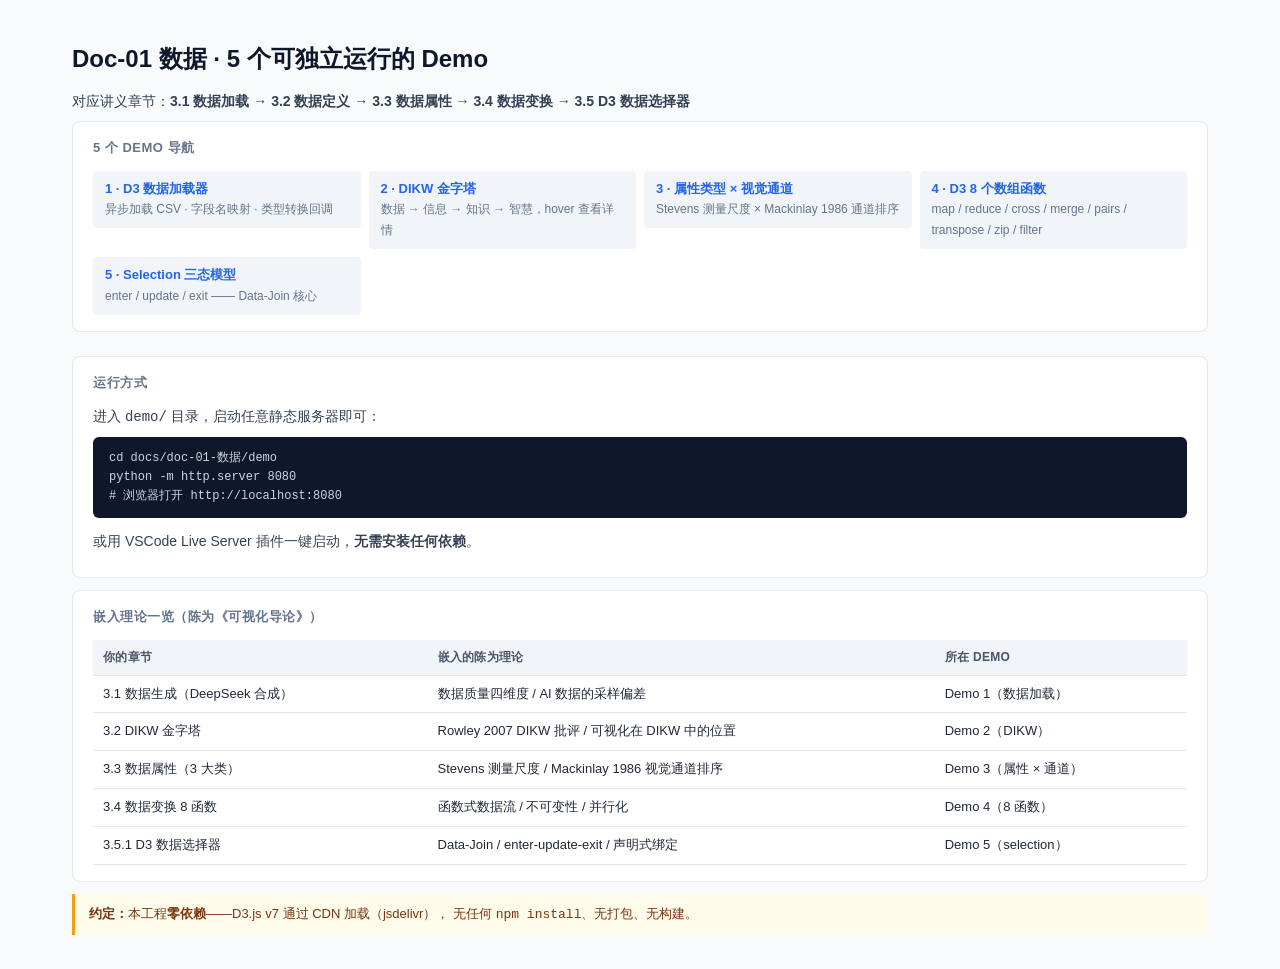
<file: lesson-01/demo/index.html>
<!DOCTYPE html>
<html lang="zh-CN" data-page-node-id="5l5qYVzvGgDfKxyJ7fT9Gm">
<head data-page-node-id="dEpHJBa1KaG08yR93Ch75h">
  <meta charset="UTF-8" data-page-node-id="tUS8PrAOcyFIqSTrNnlk6Q" />
  <title>Doc-01 数据 · Demo 总览</title>
  <link rel="stylesheet" href="./styles.css" data-page-node-id="tzuxVg81UGhGpOG7EvILLV" />
</head>
<body data-page-node-id="hP0iOvBFWBFXxDRURMb78W">
  <h1 data-page-node-id="Ilv5jkg1fsvyfUQPn3LaPP">Doc-01 数据 · 5 个可独立运行的 Demo</h1>
  <p data-page-node-id="ZKcvBrEe2jdlZVSIc0CRCu">
    对应讲义章节：<strong data-page-node-id="AfTjTnVxV0Cj4QhfHwKvjV">3.1 数据加载 → 3.2 数据定义 → 3.3 数据属性 → 3.4 数据变换 → 3.5 D3 数据选择器</strong>
  </p>

  <div class="demo-nav" data-page-node-id="VhH5EKZCAOYIsouROF6Rsm">
    <div class="panel-title" data-page-node-id="L94UzDnzmhJ31NEbcSizly">5 个 Demo 导航</div>
    <ul data-page-node-id="iYe8rAmEwWfoKgW4jGSLOd">
      <li data-page-node-id="g4nAapKJQHvEct8ICxT5yu"><a href="./01-data-loader/index.html" data-page-node-id="ali038xLFX32Cq7XDrbG40">
        <strong data-page-node-id="3BYflt2WCWODBxRwivQ5N9">1 · D3 数据加载器</strong><br data-page-node-id="3BU5wfw344nlvkhYFRRgWp"/>
        <span style="color:#64748b; font-size:12px;" data-page-node-id="3MwysItujG9pydHn4dLmEy">异步加载 CSV · 字段名映射 · 类型转换回调</span>
      </a></li>
      <li data-page-node-id="a2DLXDCo8ZhUDrr1c7jxgU"><a href="./02-dikw-pyramid/index.html" data-page-node-id="Cf2Nd9HzxRBKham4ntoFoK">
        <strong data-page-node-id="3abPs9YqKprAFGdTyQDgQn">2 · DIKW 金字塔</strong><br data-page-node-id="ZSvi0Nrmc7Hz4xIB5ogLVw"/>
        <span style="color:#64748b; font-size:12px;" data-page-node-id="bmJvhbDAXO7HazJRBmrLHw">数据 → 信息 → 知识 → 智慧，hover 查看详情</span>
      </a></li>
      <li data-page-node-id="xhXu798ESHLElHDWCp1jET"><a href="./03-attribute-types/index.html" data-page-node-id="UCWQpYsd3HK2E1nVSEAhjU">
        <strong data-page-node-id="j0pn4uu8gJkok2GDLgUsk3">3 · 属性类型 × 视觉通道</strong><br data-page-node-id="4bqBqlq2EvozizhPSlA0YZ"/>
        <span style="color:#64748b; font-size:12px;" data-page-node-id="4L5PSwzBA2mE21su88hLTx">Stevens 测量尺度 × Mackinlay 1986 通道排序</span>
      </a></li>
      <li data-page-node-id="fPvnJipvP1Qho3UTUlU42x"><a href="./04-d3-array-ops/index.html" data-page-node-id="THIQoQNgAeOUlLWDbHTgx8">
        <strong data-page-node-id="6Fodq6EYv4BF20LjvB8n8F">4 · D3 8 个数组函数</strong><br data-page-node-id="eiRtA0CBhWEDBb4bJ2VrhJ"/>
        <span style="color:#64748b; font-size:12px;" data-page-node-id="bC9GqU2gm6d2E1lWacDSG8">map / reduce / cross / merge / pairs / transpose / zip / filter</span>
      </a></li>
      <li data-page-node-id="ZA866nBbsCruOLswPwp7eT"><a href="./05-selectors/index.html" data-page-node-id="Cv6fYe3rFw7Svj5Ob8tzyw">
        <strong data-page-node-id="EFgb6i5GIwb5GHQ5EUpTzl">5 · Selection 三态模型</strong><br data-page-node-id="yAuaCIzBsGGQ3nLzDrqfou"/>
        <span style="color:#64748b; font-size:12px;" data-page-node-id="5Vha29VxRlaGYRMB6KPT8A">enter / update / exit —— Data-Join 核心</span>
      </a></li>
    </ul>
  </div>

  <div class="panel" data-page-node-id="XqVVU8mfidoDtUmslaM6oN">
    <div class="panel-title" data-page-node-id="TLomWkbJEJtdrGDJZ18HEX">运行方式</div>
    <p data-page-node-id="Q2NpQ2s7DI4sMCXwNCvqTD">进入 <code data-page-node-id="iwTTAsE2G0L78URqZ5f2mc">demo/</code> 目录，启动任意静态服务器即可：</p>
    <div class="console" data-page-node-id="OVIEb9BUmRn927cSG7cPxu">cd docs/doc-01-数据/demo
python -m http.server 8080
# 浏览器打开 http://localhost:8080</div>
    <p style="margin-top: 12px;" data-page-node-id="PqjX0MwbrjAtYrGbnzZ6yl">
      或用 VSCode Live Server 插件一键启动，<strong data-page-node-id="1mPFUp0gyWGjw51sw464QI">无需安装任何依赖</strong>。
    </p>
  </div>

  <div class="panel" data-page-node-id="UYUahz3FRb3lC8JugILWAW">
    <div class="panel-title" data-page-node-id="uNJmI7YLerOyhu06b8MV2L">嵌入理论一览（陈为《可视化导论》）</div>
    <table data-page-node-id="9vKkxrZt2QkRMlwAFV6ZAF">
      <thead data-page-node-id="mfrMcUaVkCgZdZ2OhM2mUu">
        <tr data-page-node-id="KhCwEq7UBQEDAWxZmx7vWl"><th data-page-node-id="m7uwRCZY7y4WxDcN6DcH9H">你的章节</th><th data-page-node-id="UsAZuaCvqGUqTVxutiuhH5">嵌入的陈为理论</th><th data-page-node-id="jHWlxK8frNXNFjXTGkAx1A">所在 Demo</th></tr>
      </thead>
      <tbody data-page-node-id="R9CoYGW3wuzeCuPL9d4b0B">
        <tr data-page-node-id="DDxLQgkUYJlUyUSB5qGFKS"><td data-page-node-id="457uZ2TEgzQb0qA9rcnv5f">3.1 数据生成（DeepSeek 合成）</td><td data-page-node-id="8Kh5nBhfEpLGXVJe3nfmLX">数据质量四维度 / AI 数据的采样偏差</td><td data-page-node-id="iWkPlLk9rJ1knQSZUv9ayZ">Demo 1（数据加载）</td></tr>
        <tr data-page-node-id="JNtUMe8wVfCPr7o8nDLaHo"><td data-page-node-id="578x2Aq3Q4y1YsBK75fZrs">3.2 DIKW 金字塔</td><td data-page-node-id="PymEls0TT7Vc00mlAU1kgC">Rowley 2007 DIKW 批评 / 可视化在 DIKW 中的位置</td><td data-page-node-id="QT3jed3ITE8HnxBPA320mD">Demo 2（DIKW）</td></tr>
        <tr data-page-node-id="QaewTxIWnowE9sr6OhizfN"><td data-page-node-id="HxIzsHZe0qSf4AQ6QeehwU">3.3 数据属性（3 大类）</td><td data-page-node-id="24X5B5Sy9Br7OBRKE81oZM">Stevens 测量尺度 / Mackinlay 1986 视觉通道排序</td><td data-page-node-id="E8MI86eZTPQslWkdJuAB6H">Demo 3（属性 × 通道）</td></tr>
        <tr data-page-node-id="EpEe4D3BXJcdJmGsPAzgj0"><td data-page-node-id="DvBRyuO5r5XcEjvhs2E4T3">3.4 数据变换 8 函数</td><td data-page-node-id="mHVMIqaO5twGxZaVfBGcpm">函数式数据流 / 不可变性 / 并行化</td><td data-page-node-id="S0VCzXANk824fqiIHxz7VB">Demo 4（8 函数）</td></tr>
        <tr data-page-node-id="dGjWWUDXzQ0BauHGMA3OyH"><td data-page-node-id="BXAs78pE5sOF4U3ZGid3fS">3.5.1 D3 数据选择器</td><td data-page-node-id="roy2QDnLnYZAXmWReeIA6i">Data-Join / enter-update-exit / 声明式绑定</td><td data-page-node-id="8S1xWJIDwFGTzRYguLlWWo">Demo 5（selection）</td></tr>
      </tbody>
    </table>
  </div>

  <div class="note" data-page-node-id="HtouCJAXU6tlT1EPE1eRR4">
    <strong data-page-node-id="g4rM8DgKtL7ZFdYCDF82EA">约定：</strong>本工程<strong data-page-node-id="hJ6PGai4romMntMQMp5Fnc">零依赖</strong>——D3.js v7 通过 CDN 加载（jsdelivr），
    无任何 <code data-page-node-id="oAVb6DpSFPsRijhyJGDzLi">npm install</code>、无打包、无构建。
  </div>
</body>
</html>
</file>
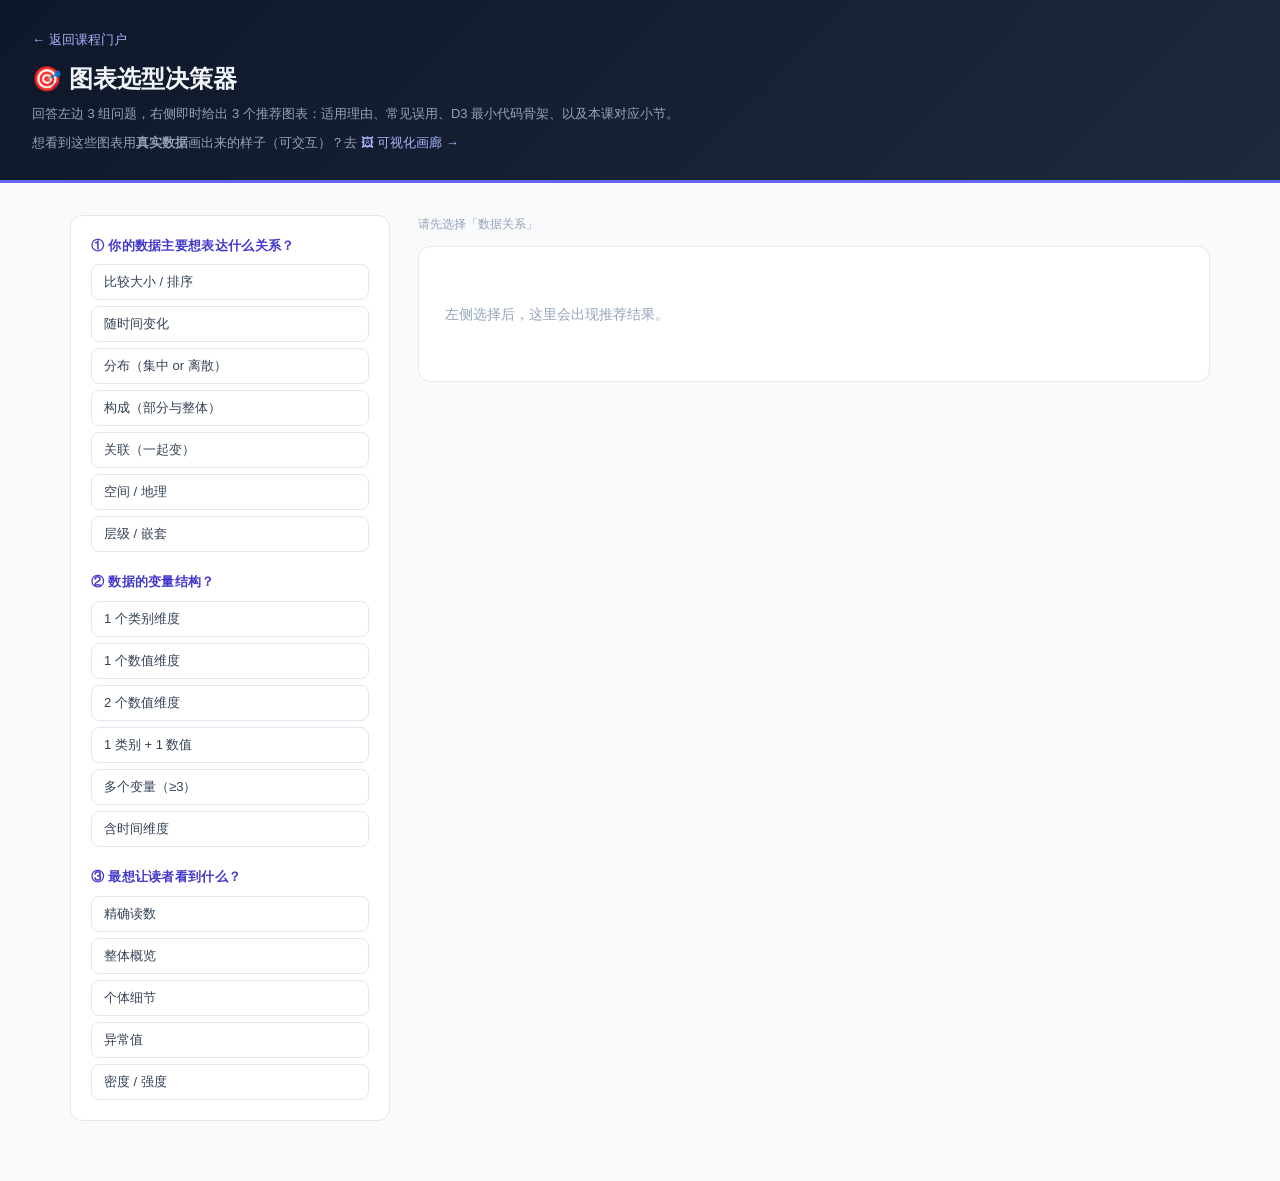
<file: cheatsheet.html>
<!DOCTYPE html>
<html lang="zh-CN">
<head>
  <meta charset="UTF-8" />
  <meta name="viewport" content="width=device-width, initial-scale=1.0" />
  <title>图表选型决策器 · 《可视化导论》</title>
  <link rel="stylesheet" href="styles.css" />
  <link rel="stylesheet" href="i18n.css" />
  <link rel="stylesheet" href="portal.css" />
</head>
<body>
  <header class="toolpage-header">
    <a class="back" href="./">← 返回课程门户</a>
    <h1>🎯 图表选型决策器</h1>
    <p>回答左边 3 组问题，右侧即时给出 3 个推荐图表：适用理由、常见误用、D3 最小代码骨架、以及本课对应小节。</p>
    <p style="margin-top:8px">想看到这些图表用<b>真实数据</b>画出来的样子（可交互）？去 <a class="back" href="gallery.html">🖼 可视化画廊 →</a></p>
  </header>

  <main class="toolpage-main">
    <div class="dec-grid">
      <!-- 左：问题面板 -->
      <aside class="dec-panel" id="dec-panel"></aside>

      <!-- 右：结果 -->
      <section>
        <div class="dec-breadcrumb" id="dec-breadcrumb">请先选择「数据关系」</div>
        <div class="dec-result" id="dec-result">
          <p class="search-empty">左侧选择后，这里会出现推荐结果。</p>
        </div>
      </section>
    </div>
  </main>

<script type="module">
/* =====================================================================
 * 图表选型决策器 —— 打分式决策（比硬编码决策树更稳）
 *   每个图表在 3 组问题的每个选项上有权重，最终取总分前 3。
 * ===================================================================== */

const QUESTIONS = [
  {
    id: "q1",
    title: "① 你的数据主要想表达什么关系？",
    opts: [
      { k: "compare", t: "比较大小 / 排序" },
      { k: "trend", t: "随时间变化" },
      { k: "distribution", t: "分布（集中 or 离散）" },
      { k: "composition", t: "构成（部分与整体）" },
      { k: "correlation", t: "关联（一起变）" },
      { k: "geo", t: "空间 / 地理" },
      { k: "hierarchy", t: "层级 / 嵌套" },
    ],
  },
  {
    id: "q2",
    title: "② 数据的变量结构？",
    opts: [
      { k: "onecat", t: "1 个类别维度" },
      { k: "onenum", t: "1 个数值维度" },
      { k: "twonum", t: "2 个数值维度" },
      { k: "catnum", t: "1 类别 + 1 数值" },
      { k: "many", t: "多个变量（≥3）" },
      { k: "time", t: "含时间维度" },
    ],
  },
  {
    id: "q3",
    title: "③ 最想让读者看到什么？",
    opts: [
      { k: "precise", t: "精确读数" },
      { k: "overview", t: "整体概览" },
      { k: "detail", t: "个体细节" },
      { k: "outlier", t: "异常值" },
      { k: "color", t: "密度 / 强度" },
    ],
  },
];

/* ---------- 图表目录（权重 → 决策；why/misuse/code/lesson） ---------- */
const CHARTS = [
  {
    name: "柱状图", en: "Bar chart", kind: "bars",
    w: { q1: { compare: 3, composition: 1 }, q2: { catnum: 3, onecat: 1, onenum: 1 }, q3: { precise: 3, overview: 1 } },
    why: "长度是最精确的视觉通道，类别之间的比较没有比它更可靠的。",
    misuse: "类别过多（>20）会挤成一片；纵轴不从 0 开始是常见作弊。",
    code: 'const x = d3.scaleBand().domain(data.map(d=>d.name)).range([0,W]).padding(0.2);',
    lesson: ["lesson-01/#ch-1-3", "lesson-04/#ch-4-2"],
  },
  {
    name: "条形图（横向）", en: "Horizontal bar", kind: "hbars",
    why: "类别名较长、或需要按大小排名时，横向排布可读性最好。",
    misuse: "类别只有两三个时用横向条形会显得空；排序方向应统一。",
    w: { q1: { compare: 3, composition: 1 }, q2: { catnum: 3, onecat: 2 }, q3: { precise: 3, overview: 1 } },
    code: 'const y = d3.scaleBand().domain(data.map(d=>d.name)).range([0,H]).padding(0.2);',
    lesson: ["lesson-01/#ch-1-3"],
  },
  {
    name: "折线图", en: "Line chart", kind: "line",
    why: "折线把相邻时间点连起来，斜率即变化率，是时间序列的默认答案。",
    misuse: "时间点稀疏却连线会暗示不存在的连续性；多条线超过 5 条会成“意大利面”。",
    w: { q1: { trend: 3, correlation: 1 }, q2: { time: 3, twonum: 1, catnum: 1 }, q3: { overview: 3, detail: 1 } },
    code: 'const line = d3.line().x(d=>x(d.date)).y(d=>y(d.value));',
    lesson: ["lesson-05/#ch-5-2", "lesson-04/#ch-4-3"],
  },
  {
    name: "面积图 / 堆叠面积", en: "Area / Stacked area", kind: "area",
    why: "在趋势之上叠加“总量”信息，适合表达随时间变化的累积。",
    misuse: "堆叠时比较的是“累积量”而非“各自量”，中间层的趋势会被扭曲。",
    w: { q1: { trend: 2, composition: 2 }, q2: { time: 3, many: 1 }, q3: { overview: 2 } },
    code: 'const area = d3.area().x(d=>x(d.date)).y0(y(0)).y1(d=>y(d.value));',
    lesson: ["lesson-05/#ch-5-2"],
  },
  {
    name: "散点图", en: "Scatter plot", kind: "scatter",
    why: "两个数值变量的联合分布一眼可见，相关、簇、异常都能读出来。",
    misuse: "不处理 overplotting（重叠）时，密集中区会假装数据很少。",
    w: { q1: { correlation: 3, distribution: 2 }, q2: { twonum: 3, many: 1 }, q3: { outlier: 2, detail: 2, overview: 1 } },
    code: 'svg.selectAll("circle").data(data).join("circle").attr("cx",d=>x(d.a)).attr("cy",d=>y(d.b)).attr("r",3);',
    lesson: ["lesson-01/#ch-1-3", "lesson-04/#ch-4-4"],
  },
  {
    name: "气泡图", en: "Bubble chart", kind: "bubble",
    why: "在散点上再加一个数值变量（半径），一次能看 3~4 个维度。",
    misuse: "按半径编码时人眼读的是“面积”，必须做面积归一化；气泡不宜太多。",
    w: { q1: { correlation: 2, composition: 1 }, q2: { many: 2, twonum: 1 }, q3: { outlier: 2, overview: 1 } },
    code: 'const r = d3.scaleSqrt().domain([0, d3.max(data,d=>d.size)]).range([2,24]);',
    lesson: ["lesson-01/#ch-1-3"],
  },
  {
    name: "直方图", en: "Histogram", kind: "hist",
    why: "先把连续值分箱再数频次，是看分布形状（偏态、双峰）的标准做法。",
    misuse: "箱宽任意会改变结论；把类别当数值分箱是最常见的误用。",
    w: { q1: { distribution: 3 }, q2: { onenum: 3 }, q3: { overview: 2, outlier: 1 } },
    code: 'const bins = d3.bin().domain(x.domain()).thresholds(x.ticks(20))(values);',
    lesson: ["lesson-01/#ch-1-4"],
  },
  {
    name: "箱线图", en: "Box plot", kind: "box",
    why: "五数概括（min/Q1/中位数/Q3/max）一屏对比多个分布，异常值自动标出。",
    misuse: "样本量很小（n<10）时箱线图的四分位不具代表性。",
    w: { q1: { distribution: 3, compare: 1 }, q2: { catnum: 1, onenum: 1, many: 1 }, q3: { outlier: 3, precise: 1 } },
    code: 'const q1 = d3.quantile(sorted, 0.25), q3 = d3.quantile(sorted, 0.75);',
    lesson: ["lesson-01/#ch-1-4"],
  },
  {
    name: "蜂群图 / 小提琴图", en: "Swarm / Violin", kind: "violin",
    why: "既保留分布形状又保留每个个体，适合样本量中等的组间对比。",
    misuse: "点太密时会互相遮挡；小提琴图需要读者懂核密度，认知门槛较高。",
    w: { q1: { distribution: 2, compare: 1 }, q2: { catnum: 2, many: 1 }, q3: { detail: 3, outlier: 1 } },
    code: 'const sim = d3.forceSimulation(points).force("x", d3.forceX(d=>x(d.group)))',
    lesson: ["lesson-02/#ch-2-3"],
  },
  {
    name: "热力图", en: "Heatmap", kind: "heat",
    why: "用颜色填充矩阵，把“两个类别维度 + 1 个数值”压进一张图，密度一目了然。",
    misuse: "用彩虹色系（rainbow）会让读者读出假的高低顺序——应用顺序型 colormap。",
    w: { q1: { correlation: 2, composition: 1 }, q2: { many: 3, catnum: 2 }, q3: { color: 3, overview: 2 } },
    code: 'const c = d3.scaleSequential(d3.interpolateViridis).domain([0, max]);',
    lesson: ["lesson-03/#ch-3-2"],
  },
  {
    name: "日历热图", en: "Calendar heatmap", kind: "calendar",
    why: "把一年压成一屏，同时保留“周”和“月”的周期感（van Wijk 布局）。",
    misuse: "只适合“按天”的固定粒度数据；跨年对比需要多张小图并排。",
    w: { q1: { trend: 2, composition: 1, compare: 1 }, q2: { time: 3 }, q3: { color: 2, overview: 2 } },
    code: '// x = 周序号，y = 星期，用 d3.scaleSequential 编码数值',
    lesson: ["lesson-05/#ch-5-3"],
  },
  {
    name: "饼图 / 环形图", en: "Pie / Donut", kind: "pie",
    why: "只表达“部分与整体”且类别很少（3~5 个）时，扇形角度的直觉够用。",
    misuse: "比较相近扇形的角度几乎不可靠；类别一多就必须换堆叠条形图。",
    w: { q1: { composition: 3 }, q2: { onecat: 3 }, q3: { overview: 2 } },
    code: 'const arcs = d3.pie().value(d=>d.value)(data);',
    lesson: ["lesson-01/#ch-1-3"],
  },
  {
    name: "树图 Treemap", en: "Treemap", kind: "treemap",
    why: "用面积表达层级中的占比，能在有限空间里展示很深的嵌套结构。",
    misuse: "不标层级边界时读者不知道谁属于谁；面积比较同样不如长度精确。",
    w: { q1: { hierarchy: 3, composition: 2 }, q2: { many: 2 }, q3: { color: 2, overview: 2 } },
    code: 'const root = d3.hierarchy(treeData).sum(d=>d.value); d3.treemap().size([W,H])(root);',
    lesson: ["lesson-02/#ch-2-2"],
  },
  {
    name: "平行坐标", en: "Parallel coordinates", kind: "parallel",
    why: "多变量（≥4）筛选与聚类的好工具：每条折线是一个样本，轴是变量。",
    misuse: "轴顺序会显著改变模式；线太多时必然糊成一团，需要交互高亮。",
    w: { q1: { correlation: 2, distribution: 1 }, q2: { many: 3 }, q3: { detail: 2, outlier: 2 } },
    code: 'const y = {}; dims.forEach(k => y[k] = d3.scaleLinear().domain(d3.extent(data,d=>d[k])).range([H,0]));',
    lesson: ["lesson-04/#ch-4-2"],
  },
  {
    name: "等值线 / 等高线", en: "Contour lines", kind: "contour",
    why: "把标量场（地形、密度、温度）的“等值”位置画成线，比色块更利于读数。",
    misuse: "等值距不公布会让读者误判坡度；线过密时需要分层稀疏。",
    w: { q1: { geo: 3, distribution: 1, correlation: 1 }, q2: { twonum: 3, many: 1 }, q3: { color: 1, precise: 1 } },
    code: '// Marching Squares：对每个网格单元的 4 个角做 16 种情况的插值',
    lesson: ["lesson-04/#ch-4-5"],
  },
  {
    name: "斜率图 / 哑铃图", en: "Slopegraph", kind: "slope",
    why: "只有前后两个时间点、又强调“谁涨谁跌”时，把两条轴上的同一实体连起来，斜率本身就是读数。",
    misuse: "时间点超过 2~3 个就会退化成折线图；实体过多时线会交叉成网，需先按变化幅度排序。",
    w: { q1: { trend: 3, compare: 2, correlation: 1 }, q2: { time: 3, catnum: 2, twonum: 1 }, q3: { overview: 2, precise: 2, outlier: 1 } },
    code: 'const l = d3.line().x(d => x(d.period)).y(d => y(d.value)); // 每个实体一条 d.key 线',
    lesson: ["lesson-05/#ch-5-2", "lesson-01/#ch-1-3"],
  },
];

/* ---------- 迷你预览 SVG ----------
 * 每个数据图元都带 class="mini-mark" 与原生 <title>（无脚本时的兜底说明），
 * 悬停时由 bindMini() 的事件委托驱动 .dec-mini-tip 浮层。 */
const escTip = (t) =>
  String(t).replace(/&/g, "&amp;").replace(/</g, "&lt;").replace(/>/g, "&gt;");
const mk = (el, tip) =>
  el.replace(
    /^<([\w-]+)([\s\S]*?)\/>$/,
    (_, tag, attrs) =>
      `<${tag}${attrs} class="mini-mark"><title>${escTip(tip)}</title></${tag}>`
  );

function preview(kind) {
  const W = 180, H = 100, s = [];
  const ax = '<line x1="14" y1="10" x2="14" y2="88" stroke="#cbd5e1"/><line x1="14" y1="88" x2="172" y2="88" stroke="#cbd5e1"/>';
  const bars = (horiz, tip) => {
    let out = ax;
    const hs = [30, 52, 40, 66, 46, 58];
    hs.forEach((h, i) => {
      const el = horiz
        ? `<rect x="18" y="${12 + i * 12}" width="${h * 1.9}" height="8" rx="2" fill="#6366f1" opacity="${0.55 + i * 0.07}"/>`
        : `<rect x="${18 + i * 25}" y="${88 - h}" width="16" height="${h}" rx="3" fill="#6366f1" opacity="${0.55 + i * 0.07}"/>`;
      out += mk(el, tip);
    });
    return out;
  };
  const pts = [[24,74],[48,60],[72,66],[96,38],[120,44],[144,22]];
  const T = {
    bar: "矩形长度 = 该类别数值；长度是最精确的视觉通道",
    dot: "折点 = 某一时刻的观测值",
    line: "折线斜率 = 变化率，最适合读时间趋势",
    area: "面积 = 随时间累积的总量",
    scatter: "每个点 = 两个数值变量的一次联合观测（相关 / 簇 / 异常都在这里读）",
    bubble: "圆面积 = 第三个数值变量（半径须用 d3.scaleSqrt 归一化）",
    hist: "每根柱 = 落在该分箱内的样本频次（改箱宽会改结论）",
    box: "箱体 = Q1~Q3（四分位距），须 = 1.5×IQR 以内的极值",
    violin: "轮廓宽度 = 该数值处的密度估计",
    heat: "色块 = 两个类别交叉处的数值（必须用顺序型 colormap）",
    cal: "色块 = 当日数值；列 = 周，行 = 星期",
    pie: "扇形角度 = 占比（只适合类别很少的部分-整体）",
    treemap: "矩形面积 = 该层级节点的占比，边界即层级",
    parallel: "每条折线 = 一个样本在 4 个变量轴上的取值",
    contour: "曲线 = 数值相等的点连成的等值线，线距密 = 变化陡",
    slope: "连线 = 同一实体的前后取值，斜率就是变化幅度",
  };
  switch (kind) {
    case "bars": s.push(bars(false, T.bar)); break;
    case "hbars": s.push(bars(true, T.bar)); break;
    case "line":
      s.push(ax +
        mk(`<polyline points="${pts.map(p=>p.join(",")).join(" ")}" fill="none" stroke="#6366f1" stroke-width="2.2"/>`, T.line) +
        pts.map(p=>mk(`<circle cx="${p[0]}" cy="${p[1]}" r="2.6" fill="#4338ca"/>`, T.dot)).join(""));
      break;
    case "area":
      s.push(ax +
        mk(`<polygon points="${pts.map(p=>p.join(",")).join(" ")} 144,88 24,88" fill="#6366f1" opacity="0.35"/>`, T.area) +
        mk(`<polyline points="${pts.map(p=>p.join(",")).join(" ")}" fill="none" stroke="#6366f1" stroke-width="2"/>`, T.line));
      break;
    case "scatter":
      s.push(ax + [[30,72],[44,64],[52,66],[66,52],[78,58],[86,40],[104,46],[112,34],[126,30],[140,24],[70,32],[92,26],[118,50],[58,44]]
        .map(p=>mk(`<circle cx="${p[0]}" cy="${p[1]}" r="3" fill="#6366f1" opacity="0.7"/>`, T.scatter)).join(""));
      break;
    case "bubble":
      s.push(ax + [[42,66,12],[74,54,8],[104,38,15],[136,30,6],[60,40,5]]
        .map(p=>mk(`<circle cx="${p[0]}" cy="${p[1]}" r="${p[2]}" fill="#6366f1" opacity="0.45" stroke="#6366f1"/>`, T.bubble)).join(""));
      break;
    case "hist":
      s.push(ax + [10,22,44,58,40,24,14]
        .map((h,i)=>mk(`<rect x="${18 + i * 21}" y="${88 - h}" width="19" height="${h}" fill="#6366f1" opacity="0.7"/>`, T.hist)).join(""));
      break;
    case "box":
      s.push(ax + [0,1,2].map(i=>{const x=42+i*46;
        return mk(`<rect x="${x}" y="${34+i*3}" width="26" height="${26-i*2}" fill="#eef2ff" stroke="#6366f1"/>`, "箱体 = Q1~Q3（四分位距 IQR）") +
          mk(`<line x1="${x}" y1="${26+i*3}" x2="${x+26}" y2="${26+i*3}" stroke="#6366f1"/>`, T.box) +
          mk(`<line x1="${x+13}" y1="${26+i*3}" x2="${x+13}" y2="${34+i*3}" stroke="#6366f1"/>`, T.box) +
          mk(`<line x1="${x+13}" y1="${60+i}" x2="${x+13}" y2="${72-i*3}" stroke="#6366f1"/>`, T.box);}).join(""));
      break;
    case "violin":
      s.push(ax + [0,1].map(i=>{const x=56+i*58;
        return mk(`<path d="M${x} 20 C ${x+22} 40, ${x+22} 58, ${x} 78 C ${x-22} 58, ${x-22} 40, ${x} 20 Z" fill="#6366f1" opacity="${0.35+i*0.12}"/>`, T.violin);}).join(""));
      break;
    case "heat":
      for (let r = 0; r < 5; r++) for (let c = 0; c < 9; c++)
        s.push(mk(`<rect x="${20 + c * 17}" y="${14 + r * 15}" width="15" height="13" fill="#6366f1" opacity="${0.15 + ((r * 9 + c) % 7) * 0.12}"/>`, T.heat));
      break;
    case "calendar":
      for (let c = 0; c < 12; c++) for (let r = 0; r < 5; r++)
        s.push(mk(`<rect x="${20 + c * 12.5}" y="${20 + r * 13}" width="10" height="11" rx="1.5" fill="#6366f1" opacity="${0.12 + ((c * 5 + r) % 6) * 0.14}"/>`, T.cal));
      break;
    case "pie":
      s.push(mk('<path d="M90 52 L90 14 A38 38 0 0 1 124 66 Z" fill="#6366f1" opacity="0.85"/>', T.pie) +
        mk('<path d="M90 52 L124 66 A38 38 0 0 1 66 80 Z" fill="#6366f1" opacity="0.55"/>', T.pie) +
        mk('<path d="M90 52 L66 80 A38 38 0 0 1 90 14 Z" fill="#6366f1" opacity="0.3"/>', T.pie));
      break;
    case "treemap":
      s.push(mk('<rect x="16" y="14" width="94" height="74" fill="#6366f1" opacity="0.75" stroke="#fff"/>', "面积最大的矩形 = 占比最大的节点") +
        mk('<rect x="112" y="14" width="52" height="46" fill="#6366f1" opacity="0.5" stroke="#fff"/>', T.treemap) +
        mk('<rect x="112" y="62" width="26" height="26" fill="#6366f1" opacity="0.32" stroke="#fff"/>', T.treemap) +
        mk('<rect x="140" y="62" width="24" height="26" fill="#6366f1" opacity="0.22" stroke="#fff"/>', T.treemap));
      break;
    case "parallel":
      s.push([0,1,2,3].map(i=>`<line x1="${26+i*42}" y1="14" x2="${26+i*42}" y2="86" stroke="#cbd5e1"/>`).join("") +
        [[30,60,24,70],[52,36,62,30],[78,70,40,54],[44,52,72,40],[66,28,52,66]]
          .map(ps=>mk(`<polyline points="${ps.map((p,i)=>(26+i*42)+","+p).join(" ")}" fill="none" stroke="#6366f1" stroke-opacity="0.55" stroke-width="1.6"/>`, T.parallel)).join(""));
      break;
    case "contour":
      s.push('<rect x="18" y="14" width="144" height="72" fill="#f1f5f9"/>' +
        [0,1,2,3].map(i=>mk(`<ellipse cx="${70+i*4}" cy="${52}" rx="${52-i*12}" ry="${30-i*7}" fill="none" stroke="#6366f1" stroke-width="1.6" opacity="${0.8-i*0.15}"/>`, T.contour)).join(""));
      break;
    case "slope": {
      const x0 = 46, x1 = 134;
      const pairs = [[30,42],[46,66],[60,48],[74,82],[88,70],[36,26]];
      s.push(`<line x1="${x0}" y1="16" x2="${x0}" y2="86" stroke="#cbd5e1"/><line x1="${x1}" y1="16" x2="${x1}" y2="86" stroke="#cbd5e1"/>`);
      pairs.forEach(([a, b]) => {
        s.push(mk(`<line x1="${x0}" y1="${a}" x2="${x1}" y2="${b}" stroke="#6366f1" stroke-opacity="0.6" stroke-width="1.8"/>`, T.slope) +
          mk(`<circle cx="${x0}" cy="${a}" r="3" fill="#94a3b8"/>`, "左轴端点 = 变化前的取值") +
          mk(`<circle cx="${x1}" cy="${b}" r="3" fill="#4338ca"/>`, "右轴端点 = 变化后的取值"));
      });
      break;
    }
    default:
      s.push(ax);
  }
  return `<svg viewBox="0 0 ${W} ${H}" role="img">${s.join("")}</svg>`;
}

/* ---------- 缩略图交互：事件委托驱动浮层（复刻 .gal-tip 定位） ---------- */
let miniTip = null;
function hideMini() { if (miniTip) miniTip.style.opacity = "0"; }
function showMini(evt) {
  const mark = evt.target && evt.target.closest ? evt.target.closest(".mini-mark") : null;
  const t = mark ? mark.querySelector("title") : null;
  const text = t ? t.textContent : "";
  if (!text) { hideMini(); return; }
  if (miniTip.textContent !== text) miniTip.textContent = text;
  const w = miniTip.offsetWidth, h = miniTip.offsetHeight;
  let left = evt.clientX + 14;
  if (left + w > window.innerWidth - 8) left = evt.clientX - 14 - w;
  miniTip.style.left = Math.max(8, left) + "px";
  miniTip.style.top = Math.max(8, Math.min(window.innerHeight - h - 8, evt.clientY + 16)) + "px";
  miniTip.style.opacity = "1";
}
function bindMini(root) {
  if (!miniTip) {
    miniTip = document.createElement("div");
    miniTip.className = "dec-mini-tip";
    document.body.appendChild(miniTip);
  }
  if (root.dataset.miniBound) return;
  root.dataset.miniBound = "1";
  // pointermove 覆盖真实鼠标与触控笔；mousemove 兜底合成事件测试
  root.addEventListener("pointermove", showMini);
  root.addEventListener("mousemove", showMini);
  root.addEventListener("mouseover", showMini);
  root.addEventListener("pointerleave", hideMini);
  root.addEventListener("mouseleave", hideMini);
  window.addEventListener("scroll", hideMini, { passive: true });
}

/* ---------- 状态与渲染 ---------- */
const answers = { q1: null, q2: null, q3: null };

const panel = document.getElementById("dec-panel");
const result = document.getElementById("dec-result");
const bc = document.getElementById("dec-breadcrumb");

QUESTIONS.forEach((q) => {
  const box = document.createElement("div");
  box.className = "dec-q";
  const h = document.createElement("h4");
  h.textContent = q.title;
  box.appendChild(h);
  const opts = document.createElement("div");
  opts.className = "dec-opts";
  q.opts.forEach((o) => {
    const b = document.createElement("button");
    b.type = "button";
    b.textContent = o.t;
    b.addEventListener("click", () => {
      answers[q.id] = answers[q.id] === o.k ? null : o.k;
      opts.querySelectorAll("button").forEach((x) => x.classList.toggle("active", x === b && answers[q.id] === o.k));
      render();
    });
    opts.appendChild(b);
  });
  box.appendChild(opts);
  panel.appendChild(box);
});

function labelOf(qid, k) {
  const q = QUESTIONS.find((x) => x.id === qid);
  const o = q && q.opts.find((x) => x.k === k);
  return o ? o.t : "";
}

function render() {
  hideMini();
  const picked = Object.values(answers).filter(Boolean);
  bc.textContent = picked.length
    ? picked.map((k, i) => labelOf(QUESTIONS[i].id, k)).join("  ›  ")
    : "请先选择「数据关系」";

  if (!picked.length) {
    result.innerHTML = '<p class="search-empty">左侧选择后，这里会出现推荐结果。</p>';
    return;
  }

  const scored = CHARTS.map((c) => {
    let score = 0;
    Object.keys(answers).forEach((qid) => {
      const ans = answers[qid];
      if (ans && c.w[qid] && c.w[qid][ans]) score += c.w[qid][ans];
    });
    return { c, score };
  })
    .filter((x) => x.score > 0)
    .sort((a, b) => b.score - a.score)
    .slice(0, 3);

  if (!scored.length) {
    result.innerHTML = '<p class="search-empty">这组条件比较少见，试试调整「变量结构」或「关注重点」。</p>';
    return;
  }

  const maxW = picked.length;
  result.innerHTML =
    `<p class="viz-hint">按匹配度排序，前 ${scored.length} 个推荐：<span class="dec-mini-hint">🖱 悬停缩略图里的图元，可查看它到底编码了什么</span></p>` +
    '<div class="dec-rec-list">' +
    scored
      .map(({ c, score }) => {
        const pct = Math.min(100, Math.round((score / (maxW * 3)) * 100));
        return `<div class="dec-rec">
          ${preview(c.kind)}
          <h4>${c.name} <span style="font-size:11px;color:#94a3b8;font-weight:400">${c.en}</span></h4>
          <p class="dr-why"><b>为什么合适：</b>${c.why}<br><b>匹配度：</b>${pct}%</p>
          <div class="dr-code">${c.code.replace(/</g, "&lt;")}</div>
          <p class="dr-why" style="margin-top:10px"><b>常见误用：</b>${c.misuse}</p>
          <p class="gl-src">对应小节：${c.lesson
            .map((l) => {
              const [p, id] = l.split("/#");
              const ch = p.slice(-1);
              return `<a href="${l}">第 ${ch} 章 · ${id.replace("ch-", "")}</a>`;
            })
            .join("、")}</p>
        </div>`;
      })
      .join("") +
    "</div>" +
    '<div class="dec-warn">⚠️ 决策器给的是<b>起点</b>而不是结论：任何图表都要回到「数据关系 → 视觉通道表达力」这一层去判断；必要时先用第 3 章的配色工具校验颜色。</div>';

  /* 缩略图入场动画（CSS transition，prefers-reduced-motion 下自动关闭） */
  requestAnimationFrame(() => {
    result.querySelectorAll(".dec-rec").forEach((r) => r.classList.add("dec-mini-in"));
  });
}
render();
bindMini(result);
</script>
</body>
</html>
</file>
<file: lesson-01/demo/styles.css>
/* doc-01 共享样式 —— 浅色主题 */

* {
  box-sizing: border-box;
  margin: 0;
  padding: 0;
}

body {
  font-family: -apple-system, BlinkMacSystemFont, "Segoe UI", "PingFang SC", "Microsoft YaHei", sans-serif;
  font-size: 14px;
  line-height: 1.6;
  color: #1f2937;
  background: #f8fafc;
  padding: 24px 32px;
  max-width: 1200px;
  margin: 0 auto;
}

h1, h2, h3 {
  color: #0f172a;
  font-weight: 600;
  margin: 16px 0 12px;
}

h1 { font-size: 24px; }
h2 { font-size: 18px; margin-top: 24px; }
h3 { font-size: 16px; margin-top: 18px; }

p { margin: 8px 0; color: #334155; }

a { color: #2563eb; text-decoration: none; }
a:hover { text-decoration: underline; }

.demo-nav {
  background: #ffffff;
  border: 1px solid #e2e8f0;
  border-radius: 8px;
  padding: 16px 20px;
  margin-bottom: 24px;
}

.demo-nav ul {
  list-style: none;
  display: grid;
  grid-template-columns: repeat(auto-fit, minmax(220px, 1fr));
  gap: 8px;
  margin-top: 8px;
}

.demo-nav a {
  display: block;
  padding: 8px 12px;
  background: #f1f5f9;
  border-radius: 4px;
  font-size: 13px;
}

.demo-nav a:hover { background: #e0e7ff; }

.panel {
  background: #ffffff;
  border: 1px solid #e2e8f0;
  border-radius: 8px;
  padding: 16px 20px;
  margin: 12px 0;
}

.panel-title {
  font-size: 13px;
  font-weight: 600;
  color: #64748b;
  text-transform: uppercase;
  letter-spacing: 0.5px;
  margin-bottom: 12px;
}

.console {
  background: #0f172a;
  color: #cbd5e1;
  font-family: "JetBrains Mono", Consolas, "Courier New", monospace;
  font-size: 12px;
  padding: 12px 16px;
  border-radius: 6px;
  max-height: 280px;
  overflow-y: auto;
  white-space: pre-wrap;
  word-break: break-all;
}

.console .key { color: #f59e0b; }
.console .str { color: #10b981; }
.console .num { color: #60a5fa; }

table {
  width: 100%;
  border-collapse: collapse;
  font-size: 13px;
}

th, td {
  text-align: left;
  padding: 8px 10px;
  border-bottom: 1px solid #e2e8f0;
}

th {
  background: #f1f5f9;
  font-weight: 600;
  color: #475569;
  font-size: 12px;
  text-transform: uppercase;
  letter-spacing: 0.3px;
}

tbody tr:hover { background: #f8fafc; }

.controls {
  display: flex;
  gap: 12px;
  flex-wrap: wrap;
  align-items: center;
  margin: 12px 0;
}

button {
  padding: 6px 14px;
  background: #2563eb;
  color: white;
  border: none;
  border-radius: 4px;
  font-size: 13px;
  cursor: pointer;
  font-family: inherit;
}

button:hover { background: #1d4ed8; }
button:disabled { background: #94a3b8; cursor: not-allowed; }

select, input[type="number"] {
  padding: 5px 10px;
  border: 1px solid #cbd5e1;
  border-radius: 4px;
  font-size: 13px;
  font-family: inherit;
}

svg { display: block; }

.legend {
  font-size: 12px;
  color: #64748b;
  margin-top: 8px;
}

.tag {
  display: inline-block;
  padding: 2px 8px;
  border-radius: 12px;
  font-size: 11px;
  font-weight: 500;
  background: #e0e7ff;
  color: #3730a3;
  margin-right: 4px;
}

.tag.cyan { background: #cffafe; color: #155e75; }
.tag.green { background: #d1fae5; color: #065f46; }
.tag.amber { background: #fef3c7; color: #92400e; }
.tag.red { background: #fee2e2; color: #991b1b; }

.note {
  background: #fffbeb;
  border-left: 3px solid #f59e0b;
  padding: 10px 14px;
  margin: 12px 0;
  font-size: 13px;
  color: #78350f;
  border-radius: 0 4px 4px 0;
}
</file>
<file: styles.css>
/* ============================== *
 * 《可视化导论》课程门户 — 共享样式 *
 * ============================== */

* { box-sizing: border-box; }

html, body {
  margin: 0;
  padding: 0;
  font-family: -apple-system, BlinkMacSystemFont, "Segoe UI", "PingFang SC",
    "Microsoft YaHei", "Helvetica Neue", Arial, sans-serif;
  color: #1f2937;
  background: #f8fafc;
  line-height: 1.6;
}

/* ========== Hero 顶部 ========== */
.hero {
  background: linear-gradient(135deg, #4338ca 0%, #6366f1 50%, #818cf8 100%);
  color: white;
  padding: 80px 20px 60px;
  text-align: center;
}

.hero-inner {
  max-width: 900px;
  margin: 0 auto;
}

.hero-tag {
  font-size: 13px;
  letter-spacing: 3px;
  opacity: 0.85;
  margin: 0 0 12px;
  font-weight: 500;
}

.hero h1 {
  font-size: 56px;
  margin: 0 0 16px;
  font-weight: 700;
  letter-spacing: -1px;
  text-shadow: 0 2px 10px rgba(0, 0, 0, 0.15);
}

.hero-subtitle {
  font-size: 20px;
  margin: 0 0 8px;
  opacity: 0.95;
  font-weight: 400;
}

.hero-meta {
  font-size: 14px;
  margin: 0;
  opacity: 0.75;
}

/* 教师主页链接：保持低调，下划线提示可点击 */
.teacher-link {
  color: inherit;
  text-decoration: none;
  border-bottom: 1px dotted currentColor;
  transition: opacity 0.15s;
}
.teacher-link:hover {
  opacity: 0.65;
  border-bottom-style: solid;
}

/* ========== 顶部导航 ========== */
.nav {
  background: white;
  border-bottom: 1px solid #e5e7eb;
  padding: 16px 20px;
  text-align: center;
  position: sticky;
  top: 0;
  z-index: 100;
  box-shadow: 0 1px 3px rgba(0, 0, 0, 0.04);
}

.nav a {
  color: #4338ca;
  text-decoration: none;
  font-weight: 500;
  margin: 0 20px;
  font-size: 15px;
  transition: color 0.2s;
}

.nav a:hover {
  color: #1e1b4b;
  text-decoration: underline;
}

/* ========== 主体 ========== */
main {
  max-width: 1100px;
  margin: 0 auto;
  padding: 60px 20px;
}

.section {
  margin-bottom: 80px;
}

.section h2 {
  font-size: 32px;
  margin: 0 0 16px;
  color: #1e1b4b;
  font-weight: 700;
}

.section-lead {
  font-size: 16px;
  color: #6b7280;
  margin: 0 0 32px;
}

/* ========== 章节卡片 ========== */
.cards {
  display: grid;
  grid-template-columns: repeat(auto-fit, minmax(280px, 1fr));
  gap: 24px;
}

.card {
  background: white;
  border: 2px solid #e5e7eb;
  border-radius: 12px;
  padding: 28px;
  text-decoration: none;
  color: inherit;
  transition: all 0.25s;
  position: relative;
  overflow: hidden;
}

a.card.available {
  cursor: pointer;
}

a.card.available:hover {
  border-color: #6366f1;
  transform: translateY(-4px);
  box-shadow: 0 12px 24px rgba(99, 102, 241, 0.15);
}

.card.pending {
  opacity: 0.65;
  background: #fafafa;
}

.card-status {
  position: absolute;
  top: 16px;
  right: 16px;
  font-size: 12px;
  padding: 4px 10px;
  border-radius: 12px;
  font-weight: 500;
}

.card.available .card-status {
  background: #d1fae5;
  color: #065f46;
}

.card.pending .card-status {
  background: #fef3c7;
  color: #92400e;
}

.card-num {
  font-size: 14px;
  color: #6366f1;
  font-weight: 600;
  letter-spacing: 1.5px;
  margin-bottom: 6px;
}

.card h3 {
  font-size: 24px;
  margin: 0 0 12px;
  color: #1e1b4b;
  font-weight: 700;
}

.card-source {
  font-size: 13px;
  color: #6b7280;
  margin: 0 0 14px;
}

.card-desc {
  font-size: 14px;
  color: #374151;
  margin: 0 0 18px;
  line-height: 1.65;
}

.card-tags {
  list-style: none;
  padding: 0;
  margin: 0 0 18px;
  display: flex;
  flex-wrap: wrap;
  gap: 6px;
}

.card-tags li {
  font-size: 12px;
  padding: 3px 10px;
  background: #eef2ff;
  color: #4338ca;
  border-radius: 10px;
  font-weight: 500;
}

.card-cta {
  font-size: 15px;
  font-weight: 600;
  color: #6366f1;
  padding-top: 14px;
  border-top: 1px solid #f3f4f6;
}

a.card.available:hover .card-cta {
  color: #4338ca;
}

/* ========== 使用方式 ========== */
.howto-grid {
  display: grid;
  grid-template-columns: repeat(auto-fit, minmax(240px, 1fr));
  gap: 20px;
}

.howto-card {
  background: white;
  border: 1px solid #e5e7eb;
  border-radius: 10px;
  padding: 24px;
}

.howto-card h3 {
  font-size: 18px;
  margin: 0 0 10px;
  color: #4338ca;
  font-weight: 600;
}

.howto-card p {
  font-size: 14px;
  color: #374151;
  margin: 0;
  line-height: 1.6;
}

.howto-card code {
  background: #f3f4f6;
  color: #6366f1;
  padding: 2px 6px;
  border-radius: 4px;
  font-size: 13px;
  font-family: "Cascadia Code", "Fira Code", Menlo, Consolas, monospace;
}

/* ========== 关于 ========== */
.about {
  display: grid;
  grid-template-columns: repeat(auto-fit, minmax(260px, 1fr));
  gap: 24px;
}

.about-item {
  background: white;
  border-left: 4px solid #6366f1;
  padding: 20px 24px;
  border-radius: 6px;
}

.about-item h4 {
  margin: 0 0 10px;
  color: #1e1b4b;
  font-size: 16px;
  font-weight: 600;
}

.about-item p {
  margin: 0;
  font-size: 14px;
  color: #4b5563;
  line-height: 1.6;
}

.about-item code {
  background: #f3f4f6;
  color: #6366f1;
  padding: 1px 5px;
  border-radius: 3px;
  font-size: 13px;
  font-family: "Cascadia Code", "Fira Code", Menlo, Consolas, monospace;
}

/* ========== 底部 ========== */
footer {
  background: #1e1b4b;
  color: #c7d2fe;
  text-align: center;
  padding: 32px 20px;
  margin-top: 80px;
}

footer p {
  margin: 4px 0;
  font-size: 14px;
}

.footer-meta {
  font-size: 12px !important;
  opacity: 0.7;
}

/* ========== 响应式 ========== */
@media (max-width: 640px) {
  .hero h1 { font-size: 36px; }
  .hero-subtitle { font-size: 16px; }
  .section h2 { font-size: 24px; }
  .nav a { margin: 0 8px; font-size: 13px; }
  main { padding: 40px 16px; }
}
</file>
<file: i18n.css>
/* =============================================================
 * i18n.css — Language switcher styles (v2.0 · 2026-09-09)
 * 共用样式：portal 主页 + supplementary + 5 个 lesson
 *
 * 设计原则：
 *   - .lang-switch 是唯一基类，统一样式
 *   - .lang-switch-floating 仅用于无 topbar 的页面（portal 主页 + supplementary），
 *     把按钮钉在右上角
 *   - 内嵌在 .course-topbar 内的版本继承基类样式，视觉与 floating 版一致
 * ============================================================= */

/* --- 基类（所有页面共用）--- */
.lang-switch {
  display: inline-flex;
  align-items: center;
  gap: 0;
  padding: 4px;
  border: 1px solid #cbd5e1;
  border-radius: 8px;
  background: rgba(255, 255, 255, 0.95);
  box-shadow: 0 2px 8px rgba(0, 0, 0, 0.08);
  font-family: inherit;
}

.lang-switch button {
  appearance: none;
  border: 0;
  background: transparent;
  cursor: pointer;
  padding: 6px 14px;
  font-size: 14px;
  font-weight: 600;
  color: #475569;
  border-radius: 6px;
  transition: background 0.15s, color 0.15s;
  font-family: inherit;
}

.lang-switch button:hover {
  background: #f1f5f9;
  color: #1e293b;
}

.lang-switch button.active {
  background: #1e293b;
  color: #fff;
}

/* --- Portal 主页 / supplementary：无 topbar → 浮动钉右上角 --- */
.lang-switch.lang-switch-floating {
  position: fixed;
  top: 16px;
  right: 16px;
  z-index: 1000;
}

/* --- .course-topbar 内嵌版本：右对齐，垂直居中 --- */
.course-topbar .lang-switch {
  margin-left: auto;
}

/* --- 移动端适配 --- */
@media (max-width: 768px) {
  .lang-switch.lang-switch-floating {
    top: 12px;
    right: 12px;
  }
  .lang-switch.lang-switch-floating button {
    padding: 4px 10px;
    font-size: 13px;
  }
  .course-topbar .lang-switch button {
    padding: 4px 10px;
    font-size: 13px;
  }
}

/* --- 双 DOM 双语正文：确保 hidden 一定生效（防被 author 样式覆盖） --- */
[data-lang][hidden] {
  display: none !important;
}
</file>
<file: portal.css>
/* =====================================================================
 * portal.css —— 课程门户新增样式（只被 index.html / cheatsheet / glossary 使用）
 * 原则：不修改原 styles.css 的任何既有规则，全部用新增类名。
 * ===================================================================== */

/* ---------- Hero 升级 ---------- */
.hero { padding-bottom: 48px; }
.hero-cta {
  display: flex;
  gap: 12px;
  justify-content: center;
  flex-wrap: wrap;
  margin-top: 24px;
}
.hero-cta a {
  display: inline-flex;
  align-items: center;
  gap: 6px;
  padding: 10px 22px;
  border-radius: 999px;
  font-size: 15px;
  font-weight: 600;
  text-decoration: none;
  transition: transform 0.15s, box-shadow 0.15s, background 0.15s;
}
.hero-cta a.primary {
  background: #fff;
  color: #3730a3;
  box-shadow: 0 6px 18px rgba(15, 23, 42, 0.25);
}
.hero-cta a.ghost {
  background: rgba(255, 255, 255, 0.14);
  color: #fff;
  border: 1px solid rgba(255, 255, 255, 0.5);
}
.hero-cta a:hover { transform: translateY(-2px); }
.hero-cta a.ghost:hover { background: rgba(255, 255, 255, 0.24); }

.hero-stats {
  display: flex;
  gap: 28px;
  justify-content: center;
  flex-wrap: wrap;
  margin-top: 28px;
}
.hero-stat { text-align: center; }
.hero-stat b {
  display: block;
  font-size: 26px;
  font-weight: 700;
  line-height: 1.2;
}
.hero-stat span { font-size: 12px; opacity: 0.8; }

/* ---------- 通用：新增区块头 ---------- */
.sec-lead-wide {
  font-size: 15px;
  color: #6b7280;
  margin: -8px 0 28px;
  max-width: 860px;
  line-height: 1.7;
}
.viz-card {
  background: #fff;
  border: 1px solid #e5e7eb;
  border-radius: 14px;
  padding: 18px;
  box-shadow: 0 1px 3px rgba(15, 23, 42, 0.05);
}
.viz-hint {
  font-size: 13px;
  color: #64748b;
  margin: 0 0 10px;
}
.viz-hint kbd {
  background: #f1f5f9;
  border: 1px solid #cbd5e1;
  border-bottom-width: 2px;
  border-radius: 4px;
  padding: 0 5px;
  font-size: 11px;
  font-family: inherit;
}

/* ---------- 学习路径 roadmap ---------- */
#roadmap svg { display: block; width: 100%; height: auto; }
.rmap-node rect { transition: filter 0.15s; }
.rmap-node:hover rect { filter: brightness(1.15); }
.rmap-node { cursor: pointer; }
.rmap-edge-label {
  font-size: 10px;
  fill: #94a3b8;
  text-anchor: middle;
}

/* ---------- 章节卡片：难度 / 时长 / 前置 / 进度 ---------- */
.card-meta {
  display: flex;
  flex-wrap: wrap;
  gap: 6px;
  margin: 0 0 12px;
}
.badge {
  font-size: 11px;
  padding: 3px 9px;
  border-radius: 8px;
  background: #f1f5f9;
  color: #475569;
  font-weight: 500;
  border: 1px solid #e2e8f0;
}
.badge.diff-1 { background: #dcfce7; color: #166534; border-color: #bbf7d0; }
.badge.diff-2 { background: #fef9c3; color: #854d0e; border-color: #fde68a; }
.badge.diff-3 { background: #fee2e2; color: #991b1b; border-color: #fecaca; }

.card-progress { margin: 0 0 12px; }
.card-progress-bar {
  height: 6px;
  background: #f1f5f9;
  border-radius: 999px;
  overflow: hidden;
}
.card-progress-bar i {
  display: block;
  height: 100%;
  width: 0%;
  background: linear-gradient(90deg, #6366f1, #4338ca);
  border-radius: 999px;
  transition: width 0.4s;
}
.card-progress-text {
  font-size: 11px;
  color: #94a3b8;
  display: block;
  margin-top: 5px;
}

/* ---------- 概念地图 ---------- */
#conceptmap-svg { display: block; width: 100%; height: auto; cursor: grab; }
#conceptmap-svg:active { cursor: grabbing; }
.cm-legend {
  display: flex;
  flex-wrap: wrap;
  gap: 8px 18px;
  margin-top: 12px;
  font-size: 13px;
}
.cm-legend button {
  display: inline-flex;
  align-items: center;
  gap: 7px;
  border: 1px solid #e2e8f0;
  background: #fff;
  border-radius: 999px;
  padding: 4px 12px;
  cursor: pointer;
  font-family: inherit;
  font-size: 13px;
  color: #334155;
  transition: all 0.15s;
}
.cm-legend button:hover { border-color: #94a3b8; }
.cm-legend button.off { opacity: 0.35; }
.cm-legend .dot {
  width: 10px;
  height: 10px;
  border-radius: 50%;
  background: currentColor;
  display: inline-block;
}
.cm-tip {
  margin-top: 10px;
  font-size: 12px;
  color: #64748b;
  min-height: 18px;
}

/* ---------- 学习进度总览 ---------- */
.progress-wrap {
  display: grid;
  grid-template-columns: 240px 1fr;
  gap: 28px;
  align-items: center;
}
.progress-ring-holder { position: relative; }
.progress-ring-holder svg { display: block; width: 100%; max-width: 240px; margin: 0 auto; }
.progress-ring-label {
  position: absolute;
  inset: 0;
  display: flex;
  flex-direction: column;
  align-items: center;
  justify-content: center;
  pointer-events: none;
}
.progress-ring-label b { font-size: 32px; color: #1e1b4b; line-height: 1; }
.progress-ring-label span { font-size: 12px; color: #94a3b8; margin-top: 4px; }
.progress-rows { display: flex; flex-direction: column; gap: 14px; }
.progress-row { display: grid; grid-template-columns: 150px 1fr 58px; gap: 12px; align-items: center; }
.progress-row .pr-name { font-size: 14px; font-weight: 600; color: #1e293b; }
.progress-row .pr-bar { height: 10px; background: #f1f5f9; border-radius: 999px; overflow: hidden; }
.progress-row .pr-bar i { display: block; height: 100%; width: 0; border-radius: 999px; transition: width 0.5s; }
.progress-row .pr-num { font-size: 12px; color: #64748b; text-align: right; font-variant-numeric: tabular-nums; }
.progress-actions { margin-top: 18px; display: flex; gap: 10px; flex-wrap: wrap; }
.progress-actions button {
  border: 1px solid #cbd5e1;
  background: #fff;
  color: #475569;
  border-radius: 8px;
  padding: 7px 14px;
  font-size: 13px;
  font-family: inherit;
  cursor: pointer;
}
.progress-actions button:hover { border-color: #6366f1; color: #4338ca; }

/* ---------- 全局搜索 ---------- */
.search-box {
  display: flex;
  align-items: center;
  gap: 10px;
  background: #fff;
  border: 1px solid #e5e7eb;
  border-radius: 12px;
  padding: 10px 16px;
  box-shadow: 0 1px 3px rgba(15, 23, 42, 0.05);
}
.search-box svg { flex: 0 0 auto; color: #94a3b8; }
.search-box input {
  flex: 1;
  border: 0;
  outline: 0;
  font-size: 15px;
  font-family: inherit;
  color: #1f2937;
  background: transparent;
}
.search-filters {
  display: flex;
  gap: 8px;
  flex-wrap: wrap;
  margin: 12px 0 0;
}
.search-filters button {
  border: 1px solid #e2e8f0;
  background: #fff;
  color: #475569;
  border-radius: 999px;
  padding: 4px 12px;
  font-size: 12px;
  font-family: inherit;
  cursor: pointer;
}
.search-filters button.active { background: #4338ca; color: #fff; border-color: #4338ca; }
.search-results { margin-top: 16px; display: flex; flex-direction: column; gap: 8px; }
.search-item {
  display: flex;
  align-items: baseline;
  gap: 12px;
  padding: 12px 16px;
  border: 1px solid #e5e7eb;
  border-radius: 10px;
  background: #fff;
  text-decoration: none;
  color: inherit;
  transition: all 0.15s;
}
.search-item:hover { border-color: #6366f1; transform: translateX(3px); }
.search-item .si-no {
  font-size: 12px;
  font-weight: 700;
  color: #fff;
  padding: 2px 8px;
  border-radius: 6px;
  flex: 0 0 auto;
}
.search-item .si-main { flex: 1; }
.search-item .si-title { font-size: 15px; font-weight: 600; color: #1e1b4b; }
.search-item .si-desc { font-size: 12.5px; color: #6b7280; margin-top: 2px; }
.search-item .si-kw { font-size: 11px; color: #94a3b8; margin-top: 3px; }
.search-item mark { background: #fef08a; color: inherit; padding: 0 2px; border-radius: 2px; }
.search-empty { font-size: 14px; color: #94a3b8; padding: 20px 4px; }
.search-hot { margin-top: 14px; font-size: 13px; color: #64748b; }
.search-hot button {
  border: 0;
  background: #f1f5f9;
  color: #4338ca;
  border-radius: 999px;
  padding: 4px 12px;
  margin: 0 6px 6px 0;
  font-size: 12px;
  font-family: inherit;
  cursor: pointer;
}
.search-hot button:hover { background: #e0e7ff; }

/* ---------- 学习工具卡片 ---------- */
.tool-grid {
  display: grid;
  grid-template-columns: repeat(auto-fit, minmax(260px, 1fr));
  gap: 20px;
}
.tool-card {
  display: block;
  background: #fff;
  border: 1px solid #e5e7eb;
  border-radius: 12px;
  padding: 22px;
  text-decoration: none;
  color: inherit;
  transition: all 0.2s;
}
.tool-card:hover { border-color: #6366f1; transform: translateY(-3px); box-shadow: 0 10px 22px rgba(99, 102, 241, 0.14); }
.tool-card .tc-ico { font-size: 26px; }
.tool-card h3 { margin: 8px 0 6px; font-size: 18px; color: #1e1b4b; }
.tool-card p { margin: 0; font-size: 13.5px; color: #4b5563; line-height: 1.6; }

/* =====================================================================
 * cheatsheet.html / glossary.html 共用（独立工具页）
 * ===================================================================== */
.toolpage-header {
  background: linear-gradient(135deg, #0f172a, #1e293b);
  color: #f1f5f9;
  padding: 26px 32px;
  border-bottom: 3px solid #6366f1;
}
.toolpage-header h1 { font-size: 24px; margin: 8px 0 6px; }
.toolpage-header p { font-size: 13px; color: #94a3b8; margin: 0; }
.toolpage-header a.back { color: #a5b4fc; text-decoration: none; font-size: 13px; }
.toolpage-header a.back:hover { text-decoration: underline; }
.toolpage-main { max-width: 1180px; margin: 0 auto; padding: 32px 20px 60px; }

/* 决策器 */
.dec-grid { display: grid; grid-template-columns: 320px 1fr; gap: 28px; align-items: start; }
.dec-panel {
  background: #fff;
  border: 1px solid #e5e7eb;
  border-radius: 12px;
  padding: 20px;
  position: sticky;
  top: 20px;
}
.dec-q { margin-bottom: 20px; }
.dec-q:last-child { margin-bottom: 0; }
.dec-q h4 { font-size: 13px; color: #4338ca; margin: 0 0 8px; font-weight: 700; letter-spacing: 0.3px; }
.dec-opts { display: flex; flex-direction: column; gap: 6px; }
.dec-opts button {
  text-align: left;
  border: 1px solid #e2e8f0;
  background: #fff;
  border-radius: 8px;
  padding: 8px 12px;
  font-size: 13px;
  font-family: inherit;
  color: #334155;
  cursor: pointer;
  transition: all 0.15s;
}
.dec-opts button:hover { border-color: #a5b4fc; background: #f8fafc; }
.dec-opts button.active { background: #4338ca; border-color: #4338ca; color: #fff; font-weight: 600; }
.dec-breadcrumb { font-size: 12px; color: #94a3b8; margin-bottom: 12px; }
.dec-result {
  background: #fff;
  border: 1px solid #e5e7eb;
  border-radius: 12px;
  padding: 22px;
}
.dec-rec-list { display: grid; grid-template-columns: repeat(auto-fit, minmax(220px, 1fr)); gap: 16px; margin-top: 8px; }
.dec-rec {
  border: 1px solid #e5e7eb;
  border-radius: 10px;
  padding: 16px;
  background: #fbfdff;
}
.dec-rec h4 { margin: 0 0 6px; font-size: 16px; color: #1e1b4b; }
.dec-rec .dr-why { font-size: 12.5px; color: #4b5563; margin: 0 0 10px; line-height: 1.6; }
.dec-rec svg {
  display: block;
  width: 100%;
  max-width: 180px;
  margin: 0 auto 8px;
  opacity: 0;
  transform: translateY(5px);
  transition: opacity 0.3s ease-out, transform 0.3s ease-out;
}
.dec-rec.dec-mini-in svg { opacity: 1; transform: none; }
.dec-rec .dr-code {
  font-family: "Cascadia Code", "Fira Code", Menlo, Consolas, monospace;
  font-size: 11.5px;
  background: #0f172a;
  color: #a5b4fc;
  border-radius: 6px;
  padding: 8px 10px;
  overflow-x: auto;
  white-space: pre;
}
.dec-warn {
  margin-top: 14px;
  font-size: 12.5px;
  color: #92400e;
  background: #fffbeb;
  border: 1px solid #fde68a;
  border-radius: 8px;
  padding: 10px 14px;
}

/* 缩略图交互：图元命中区 + 浮层提示（cheatsheet.html） */
.mini-mark { pointer-events: all; cursor: help; }
.dec-mini-hint { margin-left: 8px; font-size: 11.5px; color: #94a3b8; font-weight: 400; }
.dec-mini-tip {
  position: fixed;
  left: 0; top: 0;
  opacity: 0;
  pointer-events: none;
  transition: opacity 0.12s;
  background: rgba(15, 23, 42, 0.94);
  color: #f1f5f9;
  font-size: 12px;
  line-height: 1.5;
  padding: 6px 10px;
  border-radius: 7px;
  max-width: 240px;
  z-index: 40;
  box-shadow: 0 6px 18px rgba(15, 23, 42, 0.28);
}
@media (prefers-reduced-motion: reduce) {
  .dec-rec svg { opacity: 1; transform: none; transition: none; }
}

/* 术语表 */
.gl-toolbar { display: flex; gap: 12px; flex-wrap: wrap; align-items: center; margin-bottom: 22px; }
.gl-toolbar input {
  flex: 1;
  min-width: 200px;
  border: 1px solid #e5e7eb;
  border-radius: 10px;
  padding: 10px 14px;
  font-size: 14px;
  font-family: inherit;
  outline: 0;
}
.gl-toolbar input:focus { border-color: #6366f1; }
.gl-cats { display: flex; gap: 8px; flex-wrap: wrap; }
.gl-cats button {
  border: 1px solid #e2e8f0;
  background: #fff;
  color: #475569;
  border-radius: 999px;
  padding: 6px 14px;
  font-size: 13px;
  font-family: inherit;
  cursor: pointer;
}
.gl-cats button.active { background: #4338ca; color: #fff; border-color: #4338ca; }
.gl-list { display: grid; grid-template-columns: repeat(auto-fit, minmax(320px, 1fr)); gap: 16px; }
.gl-item {
  background: #fff;
  border: 1px solid #e5e7eb;
  border-left: 3px solid #6366f1;
  border-radius: 10px;
  padding: 16px 18px;
}
.gl-item h3 { margin: 0 0 4px; font-size: 16px; color: #1e1b4b; }
.gl-item .gl-en { font-size: 12px; color: #94a3b8; margin: 0 0 8px; }
.gl-item p { margin: 0 0 8px; font-size: 13.5px; color: #374151; line-height: 1.65; }
.gl-item .gl-src { font-size: 12px; color: #4338ca; }
.gl-item .gl-src a { color: inherit; }
.gl-count { font-size: 13px; color: #94a3b8; margin-bottom: 14px; }

/* 术语内联可视化（见 glossary.html 的 VIZ） */
.gl-item.has-viz { border-left: 3px solid #c7d2fe; }
.gl-viz { margin: 10px 0 10px; }
.gl-viz svg, .gl-viz-svg {
  display: block;
  width: 100%;
  max-width: 420px;
  height: auto;
  margin: 0 auto;
}
.gl-viz-cap {
  margin: 5px 0 0;
  font-size: 11.5px;
  color: #94a3b8;
  text-align: center;
  line-height: 1.55;
}

/* ---------- 导航项变多后的换行适配 ---------- */
@media (max-width: 1080px) {
  .nav a { margin: 6px 12px; font-size: 14px; }
}
@media (max-width: 640px) {
  .nav a { margin: 5px 7px; font-size: 12.5px; }
}

/* =====================================================================
 * gallery.html —— 可视化画廊（独立工具页）
 * ===================================================================== */
.gal-lead {
  font-size: 13.5px;
  color: #64748b;
  line-height: 1.75;
  margin: 0 0 26px;
  max-width: 900px;
}
.gal-lead code {
  background: #f1f5f9;
  border-radius: 4px;
  padding: 1px 5px;
  font-size: 12.5px;
  color: #4338ca;
}
.gal-section { margin-bottom: 40px; }
.gal-h2 {
  font-size: 19px;
  color: #1e1b4b;
  margin: 0 0 6px;
  display: flex;
  align-items: baseline;
  gap: 12px;
  flex-wrap: wrap;
}
.gal-h2 .gal-ds {
  font-size: 12px;
  font-weight: 500;
  color: #64748b;
  background: #f1f5f9;
  border-radius: 999px;
  padding: 3px 10px;
}
.gal-grid {
  display: grid;
  grid-template-columns: repeat(auto-fit, minmax(340px, 1fr));
  gap: 20px;
}
.gal-card {
  margin: 0;
  background: #fff;
  border: 1px solid #e5e7eb;
  border-radius: 14px;
  padding: 16px 18px 12px;
  box-shadow: 0 1px 3px rgba(15, 23, 42, 0.05);
  transition: box-shadow 0.2s, border-color 0.2s;
}
.gal-card:hover { border-color: #c7d2fe; box-shadow: 0 8px 20px rgba(99, 102, 241, 0.1); }
.gal-card.gal-wide { grid-column: 1 / -1; }
.gal-card figcaption { margin-bottom: 10px; }
.gal-card h3 { margin: 0 0 5px; font-size: 15.5px; color: #1e1b4b; }
.gal-note { margin: 0; font-size: 12.5px; color: #6b7280; line-height: 1.6; }
.gal-note b { color: #4338ca; }
.gal-mount { position: relative; }
.gal-svg { display: block; width: 100%; height: auto; overflow: visible; }
.gal-src {
  margin: 6px 0 0;
  font-size: 12px;
  color: #94a3b8;
  text-align: right;
}
.gal-src a { color: #4338ca; text-decoration: none; }
.gal-src a:hover { text-decoration: underline; }
.gal-tip {
  position: absolute;
  left: 0; top: 0;
  opacity: 0;
  pointer-events: none;
  transition: opacity 0.12s;
  background: rgba(15, 23, 42, 0.94);
  color: #f1f5f9;
  font-size: 12px;
  line-height: 1.5;
  padding: 7px 10px;
  border-radius: 7px;
  white-space: nowrap;
  z-index: 5;
  box-shadow: 0 6px 18px rgba(15, 23, 42, 0.28);
}
.gal-tip b { color: #a5b4fc; }
.gal-err {
  font-size: 13px;
  color: #b91c1c;
  background: #fef2f2;
  border: 1px solid #fecaca;
  border-radius: 8px;
  padding: 14px;
  margin: 0;
}
.gal-footer-note {
  font-size: 13px;
  color: #64748b;
  margin-top: 8px;
  line-height: 1.8;
}

/* 画廊内的控制条（等值线阈值滑块等） */
.gal-ctrl {
  display: flex;
  align-items: center;
  gap: 12px;
  margin: 0 0 10px;
  font-size: 12.5px;
  color: #475569;
  flex-wrap: wrap;
}
.gal-ctrl label { color: #4338ca; font-weight: 600; }
.gal-ctrl input[type="range"] { flex: 1; min-width: 160px; max-width: 380px; accent-color: #4f46e5; }
.gal-ctrl output { min-width: 52px; color: #1e1b4b; font-weight: 600; font-variant-numeric: tabular-nums; }
.gal-footer-note a { color: #4338ca; text-decoration: none; }
.gal-footer-note a:hover { text-decoration: underline; }

/* ---------- 响应式 ---------- */
@media (max-width: 900px) {
  .progress-wrap { grid-template-columns: 1fr; }
  .dec-grid { grid-template-columns: 1fr; }
  .dec-panel { position: static; }
  .progress-row { grid-template-columns: 110px 1fr 52px; }
  .gal-grid { grid-template-columns: 1fr; }
}
</file>
